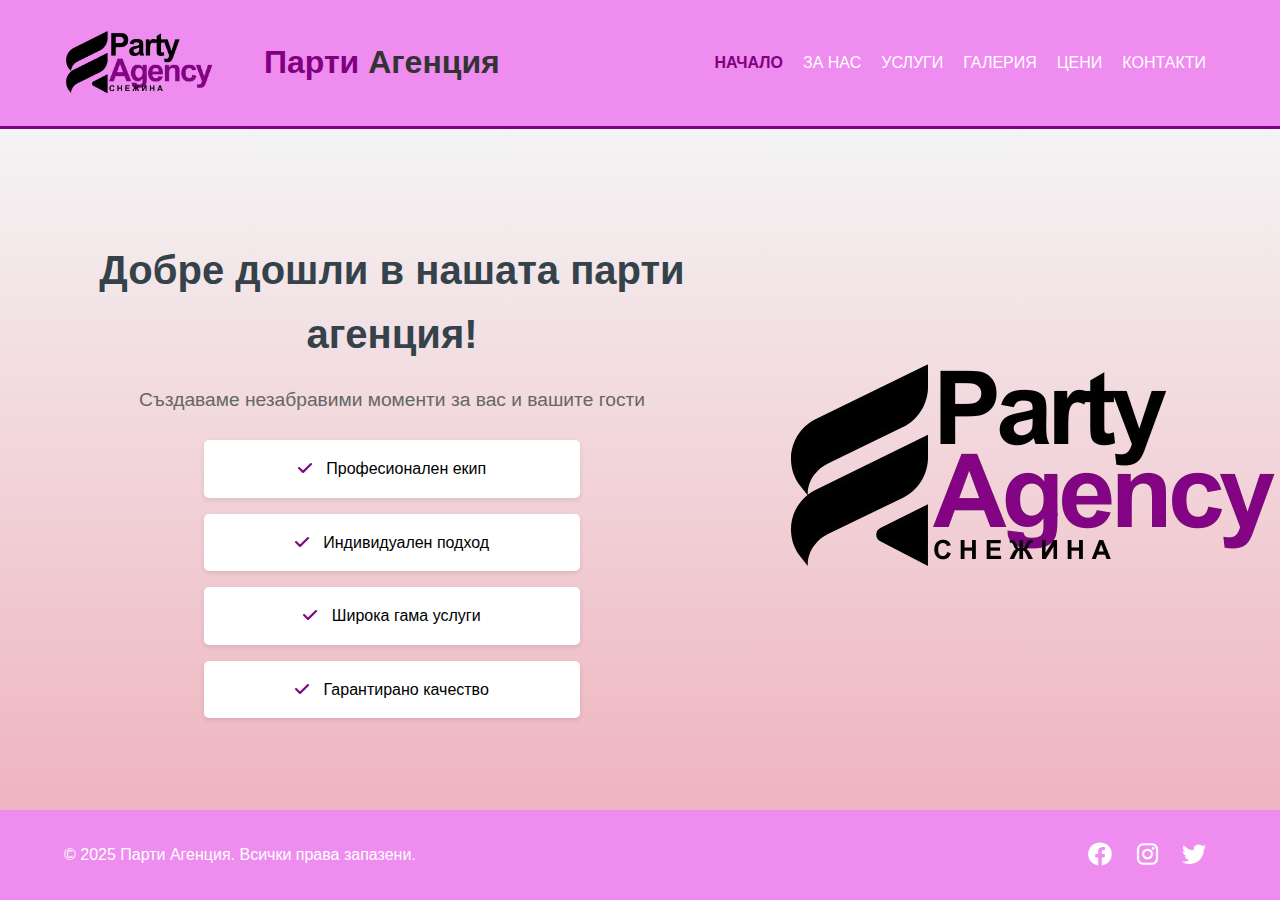
<file: index.html>
<!DOCTYPE html>
<html lang="bg">

<head>
    <meta charset="UTF-8">
    <meta name="viewport" content="width=device-width, initial-scale=1.0">
    <title>Парти Агенция - Вашето незабравимо събитие</title>
    <link rel="stylesheet" href="styles.css">
    <link rel="stylesheet" href="https://cdnjs.cloudflare.com/ajax/libs/font-awesome/6.0.0-beta3/css/all.min.css">
</head>

<body>
    <header>
        <div class="container">
            <div id="branding">
                <img src="images/party-agency.png" alt="">
                <h1><span class="highlight">Парти</span> Агенция</h1>
            </div>
            <nav>
                <ul>
                    <li class="current"><a href="#home">Начало</a></li>
                    <li><a href="./about.html">За нас</a></li>
                    <li><a href="./services.html">Услуги</a></li>
                    <li><a href="./gallery.html">Галерия</a></li>
                    <li><a href="./prices.html">Цени</a></li>
                    <li><a href="./contacts.html">Контакти</a></li>
                </ul>
            </nav>
        </div>
    </header>
    <main>
        <div class="wrapper">
            <section id="welcome">
                <div class="container">
                    <h2>Добре дошли в нашата парти агенция!</h2>
                    <p>Създаваме незабравими моменти за вас и вашите гости</p>
                    <ul class="advantages">
                        <li><i class="fas fa-check"></i> Професионален екип</li>
                        <li><i class="fas fa-check"></i> Индивидуален подход</li>
                        <li><i class="fas fa-check"></i> Широка гама услуги</li>
                        <li><i class="fas fa-check"></i> Гарантирано качество</li>
                    </ul>
                </div>
            </section>
            <section class="image">
                <img src="images/party-agency.png" alt="">
            </section>
        </div>
    </main>

    <footer>
        <div class="container">
            <p>&copy; 2025 Парти Агенция. Всички права запазени.</p>
            <div class="social-links">
                <a href="#" aria-label="Facebook"><i class="fab fa-facebook"></i></a>
                <a href="#" aria-label="Instagram"><i class="fab fa-instagram"></i></a>
                <a href="#" aria-label="Twitter"><i class="fab fa-twitter"></i></a>
            </div>
        </div>
    </footer>
</body>

</html>
</file>
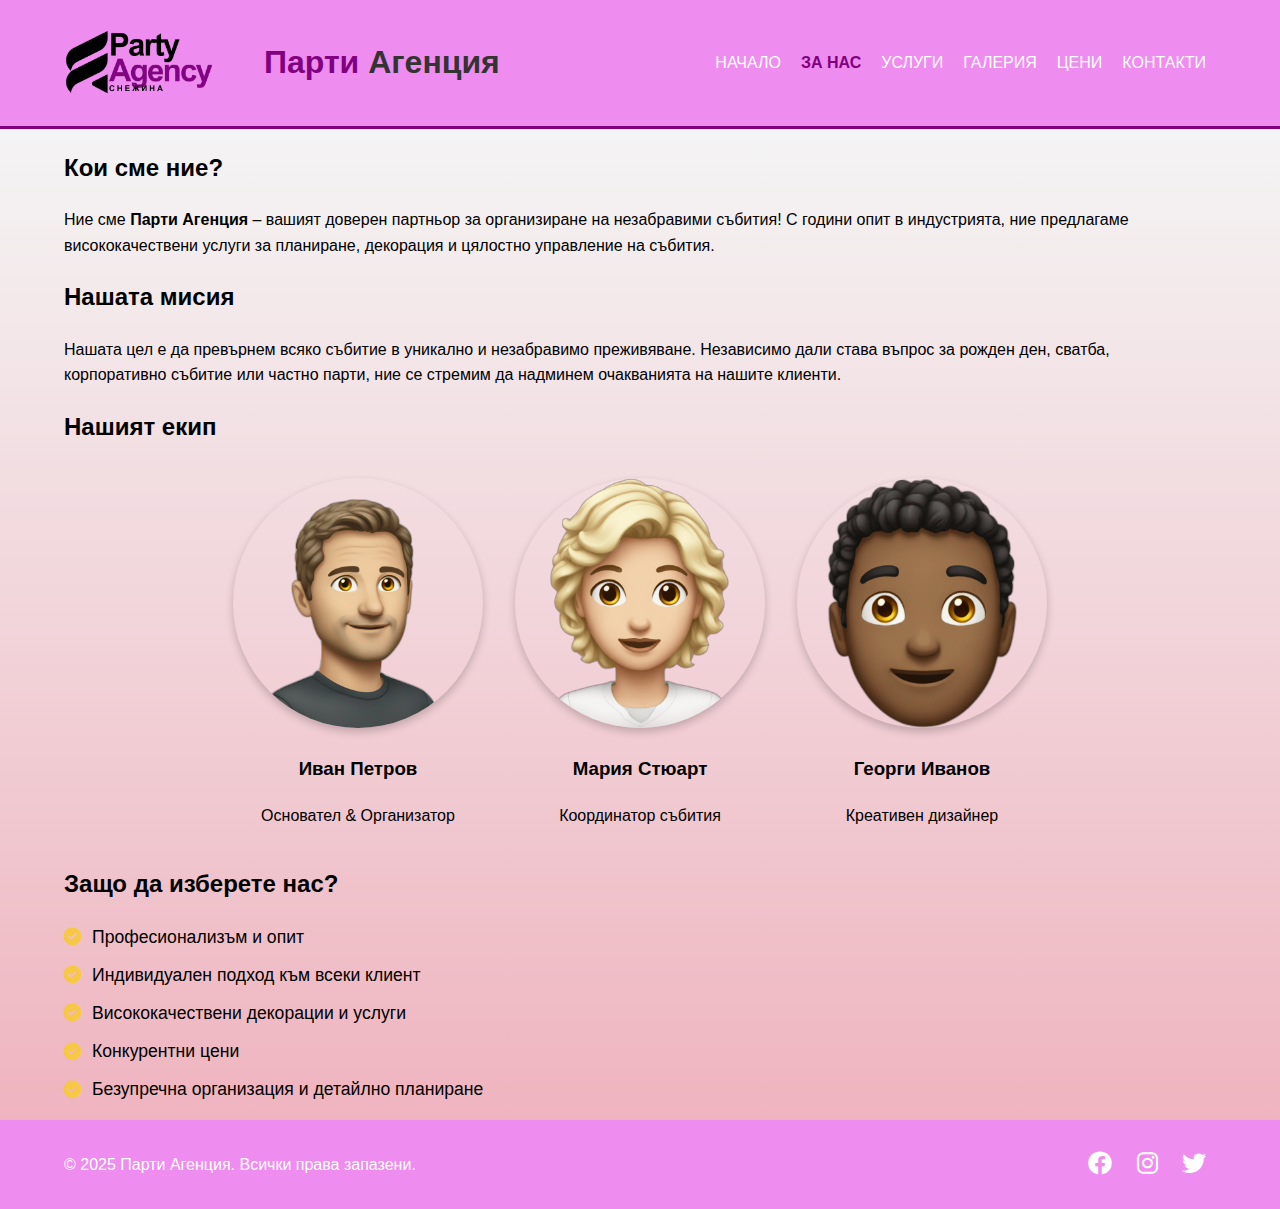
<file: about.html>
<!DOCTYPE html>
<html lang="bg">
<head>
    <meta charset="UTF-8">
    <meta name="viewport" content="width=device-width, initial-scale=1.0">
    <title>За нас - Парти Агенция</title>
    <link rel="stylesheet" href="styles.css">
    <link rel="stylesheet" href="https://cdnjs.cloudflare.com/ajax/libs/font-awesome/6.0.0-beta3/css/all.min.css">
</head>
<body>

    <header>
        <div class="container">
            <div id="branding">
                <img src="images/party-agency.png" alt="">
                <h1><span class="highlight">Парти</span> Агенция</h1>
            </div>
            <nav>
                <ul>
                    <li><a href="index.html">Начало</a></li>
                    <li class="current"><a href="about.html">За нас</a></li>
                    <li><a href="services.html">Услуги</a></li>
                    <li><a href="./gallery.html">Галерия</a></li>
                    <li><a href="./prices.html">Цени</a></li>
                    <li><a href="contact.html">Контакти</a></li>
                </ul>
            </nav>
        </div>
    </header>

    <main>
        <div class="container">
            <section id="about">
                <h2>Кои сме ние?</h2>
                <p>Ние сме <strong>Парти Агенция</strong> – вашият доверен партньор за организиране на незабравими събития! С години опит в индустрията, ние предлагаме висококачествени услуги за планиране, декорация и цялостно управление на събития.</p>
            </section>

            <section id="our-mission">
                <h2>Нашата мисия</h2>
                <p>Нашата цел е да превърнем всяко събитие в уникално и незабравимо преживяване. Независимо дали става въпрос за рожден ден, сватба, корпоративно събитие или частно парти, ние се стремим да надминем очакванията на нашите клиенти.</p>
            </section>

            <section id="our-team">
                <h2>Нашият екип</h2>
                <div class="team-members">
                    <div class="team-member">
                        <img src="./images/ivan_petrov.png" alt="Член на екипа">
                        <h3>Иван Петров</h3>
                        <p>Основател & Организатор</p>
                    </div>
                    <div class="team-member">
                        <img src="./images/мария-стюарт.png" alt="Член на екипа">
                        <h3>Мария Стюарт</h3>
                        <p>Координатор събития</p>
                    </div>
                    <div class="team-member">
                        <img src="./images/горги.png" alt="Член на екипа">
                        <h3>Георги Иванов</h3>
                        <p>Креативен дизайнер</p>
                    </div>
                </div>
            </section>

            <section id="why-choose-us">
                <h2>Защо да изберете нас?</h2>
                <ul>
                    <li><i class="fas fa-check-circle"></i> Професионализъм и опит</li>
                    <li><i class="fas fa-check-circle"></i> Индивидуален подход към всеки клиент</li>
                    <li><i class="fas fa-check-circle"></i> Висококачествени декорации и услуги</li>
                    <li><i class="fas fa-check-circle"></i> Конкурентни цени</li>
                    <li><i class="fas fa-check-circle"></i> Безупречна организация и детайлно планиране</li>
                </ul>
            </section>
        </div>
    </main>

    <footer>
        <div class="container">
            <p>&copy; 2025 Парти Агенция. Всички права запазени.</p>
            <div class="social-links">
                <a href="#" aria-label="Facebook"><i class="fab fa-facebook"></i></a>
                <a href="#" aria-label="Instagram"><i class="fab fa-instagram"></i></a>
                <a href="#" aria-label="Twitter"><i class="fab fa-twitter"></i></a>
            </div>
        </div>
    </footer>

</body>
</html>
</file>
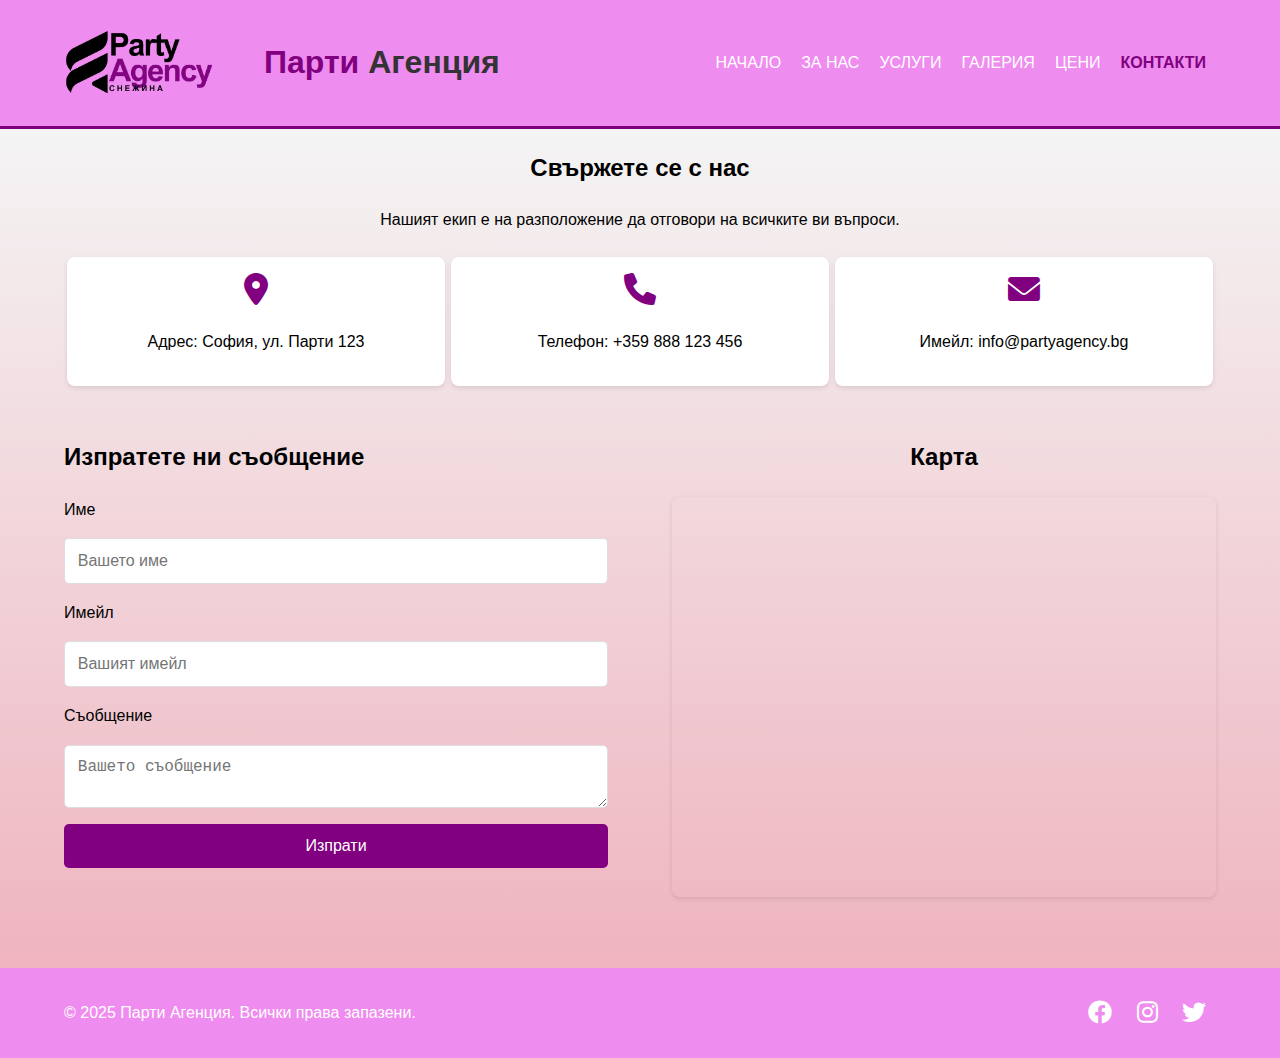
<file: contacts.html>
<!DOCTYPE html>
<html lang="bg">

<head>
    <meta charset="UTF-8">
    <meta name="viewport" content="width=device-width, initial-scale=1.0">
    <title>Контакти - Парти Агенция</title>
    <link rel="stylesheet" href="styles.css">
    <link rel="stylesheet" href="https://cdnjs.cloudflare.com/ajax/libs/font-awesome/6.0.0-beta3/css/all.min.css">
</head>

<body>
    <header>
        <div class="container">
            <div id="branding">
                <img src="images/party-agency.png" alt="">
                <h1><span class="highlight">Парти</span> Агенция</h1>
            </div>
            <nav>
                <ul>
                    <li><a href="./index.html">Начало</a></li>
                    <li><a href="./about.html">За нас</a></li>
                    <li><a href="./services.html">Услуги</a></li>
                    <li><a href="./gallery.html">Галерия</a></li>
                    <li><a href="./prices.html">Цени</a></li>
                    <li class="current"><a href="#contact">Контакти</a></li>
                </ul>
            </nav>
        </div>
    </header>
    <main>
        <div class="container">
            <section id="contact-info">
                <h2>Свържете се с нас</h2>
                <p>Нашият екип е на разположение да отговори на всичките ви въпроси.</p>
                <div class="contact-details">
                    <div>
                        <i class="fas fa-map-marker-alt"></i>
                        <p>Адрес: София, ул. Парти 123</p>
                    </div>
                    <div>
                        <i class="fas fa-phone"></i>
                        <p>Телефон: +359 888 123 456</p>
                    </div>
                    <div>
                        <i class="fas fa-envelope"></i>
                        <p>Имейл: info@partyagency.bg</p>
                    </div>
                </div>
            </section>


            <div class="contact-container">
                <section id="contact-form">
                    <h2>Изпратете ни съобщение</h2>
                    <form action="#" method="post">
                        <label for="name">Име</label>
                        <input type="text" id="name" name="name" placeholder="Вашето име" required>

                        <label for="email">Имейл</label>
                        <input type="email" id="email" name="email" placeholder="Вашият имейл" required>

                        <label for="message">Съобщение</label>
                        <textarea id="message" name="message" placeholder="Вашето съобщение" required></textarea>

                        <button type="submit">Изпрати</button>
                    </form>
                </section>

                <section id="map">
                    <h2>Карта</h2>
                    <iframe
                        src="https://www.google.com/maps/embed?pb=!1m18!1m12!1m3!1d233667.82239145994!2d23.22748768085373!3d42.69833426649242!2m3!1f0!2f0!3f0!3m2!1i1024!2i768!4f13.1!3m3!1m2!1s0x40aa8fb19d72fd9b%3A0x400a01269bfba20!2z0JrQvtGA0LjQutCw!5e0!3m2!1sbg!2sbg!4v1615896814084!5m2!1sbg!2sbg"
                        width="100%" height="400" style="border:0;" allowfullscreen="" loading="lazy"></iframe>
                </section>
            </div>
        </div>
    </main>
    <footer>
        <div class="container">
            <p>&copy; 2025 Парти Агенция. Всички права запазени.</p>
            <div class="social-links">
                <a href="#" aria-label="Facebook"><i class="fab fa-facebook"></i></a>
                <a href="#" aria-label="Instagram"><i class="fab fa-instagram"></i></a>
                <a href="#" aria-label="Twitter"><i class="fab fa-twitter"></i></a>
            </div>
        </div>
    </footer>
</body>

</html>
</file>
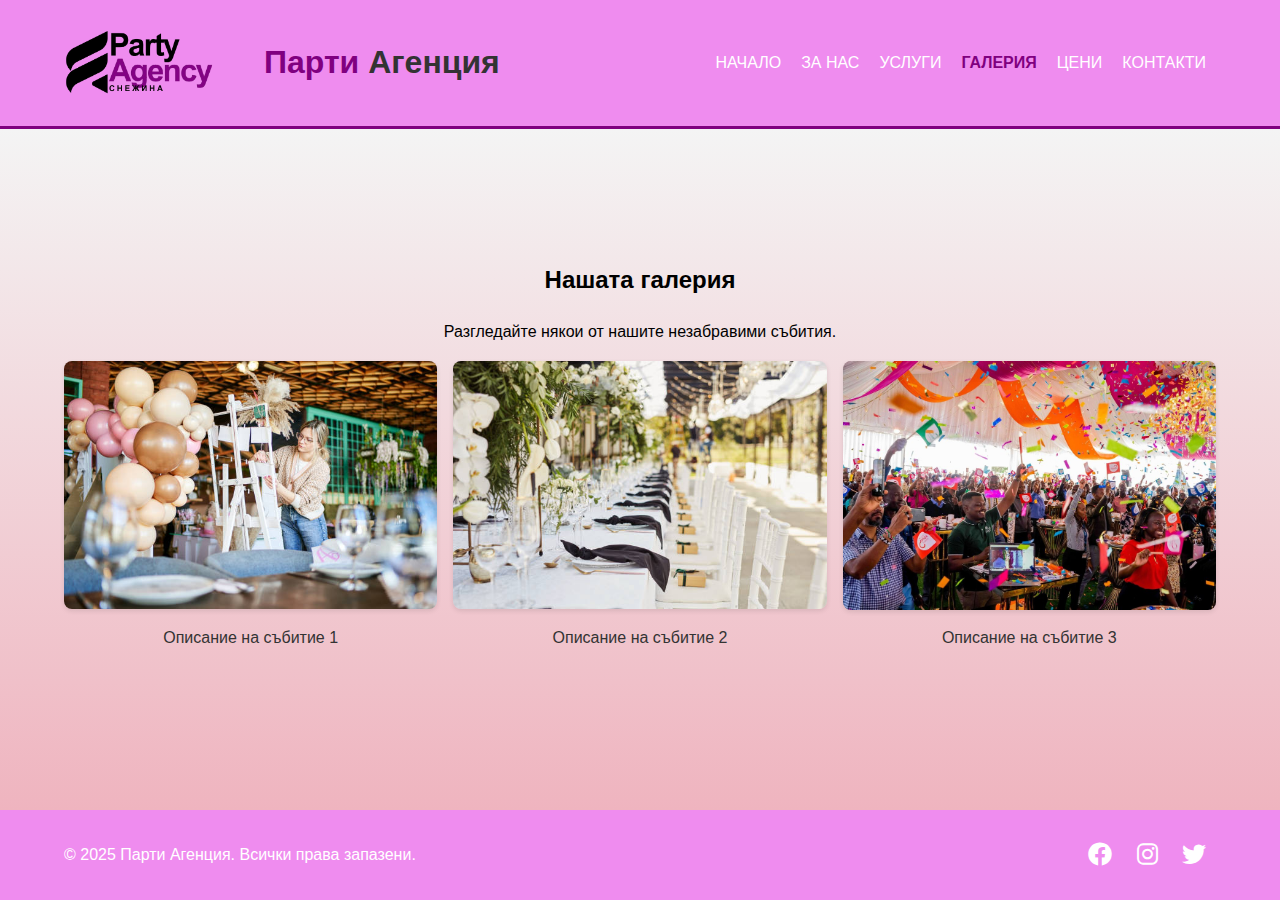
<file: gallery.html>
<!DOCTYPE html>
<html lang="bg">

<head>
    <meta charset="UTF-8">
    <meta name="viewport" content="width=device-width, initial-scale=1.0">
    <title>Галерия - Парти Агенция</title>
    <link rel="stylesheet" href="styles.css">
    <link rel="stylesheet" href="https://cdnjs.cloudflare.com/ajax/libs/font-awesome/6.0.0-beta3/css/all.min.css">
</head>

<body>
    <header>
        <div class="container">
            <div id="branding">
                <img src="images/party-agency.png" alt="">
                <h1><span class="highlight">Парти</span> Агенция</h1>
            </div>
            <nav>
                <ul>
                    <li><a href="./index.html">Начало</a></li>
                    <li><a href="./about.html">За нас</a></li>
                    <li><a href="./services.html">Услуги</a></li>
                    <li class="current"><a href="#gallery">Галерия</a></li>
                    <li><a href="./prices.html">Цени</a></li>
                    <li><a href="./contacts.html">Контакти</a></li>
                </ul>
            </nav>
        </div>
    </header>
    <main>
        <div class="container">
            <section id="gallery">
                <h2>Нашата галерия</h2>
                <p>Разгледайте някои от нашите незабравими събития.</p>
                <div class="gallery-grid">
                    <!-- Примерни изображения -->
                    <div class="gallery-item">
                        <img src="images/event1.jpg" alt="Събитие 1">
                        <p>Описание на събитие 1</p>
                    </div>
                    <div class="gallery-item">
                        <img src="images/event2.jpg" alt="Събитие 2">
                        <p>Описание на събитие 2</p>
                    </div>
                    <div class="gallery-item">
                        <img src="images/event3.jpg" alt="Събитие 3">
                        <p>Описание на събитие 3</p>
                    </div>
                    <!-- Добавете още изображения по същия начин -->
                </div>
            </section>
        </div>
    </main>
    <footer>
        <div class="container">
            <p>&copy; 2025 Парти Агенция. Всички права запазени.</p>
            <div class="social-links">
                <a href="#" aria-label="Facebook"><i class="fab fa-facebook"></i></a>
                <a href="#" aria-label="Instagram"><i class="fab fa-instagram"></i></a>
                <a href="#" aria-label="Twitter"><i class="fab fa-twitter"></i></a>
            </div>
        </div>
    </footer>
</body>

</html>
</file>
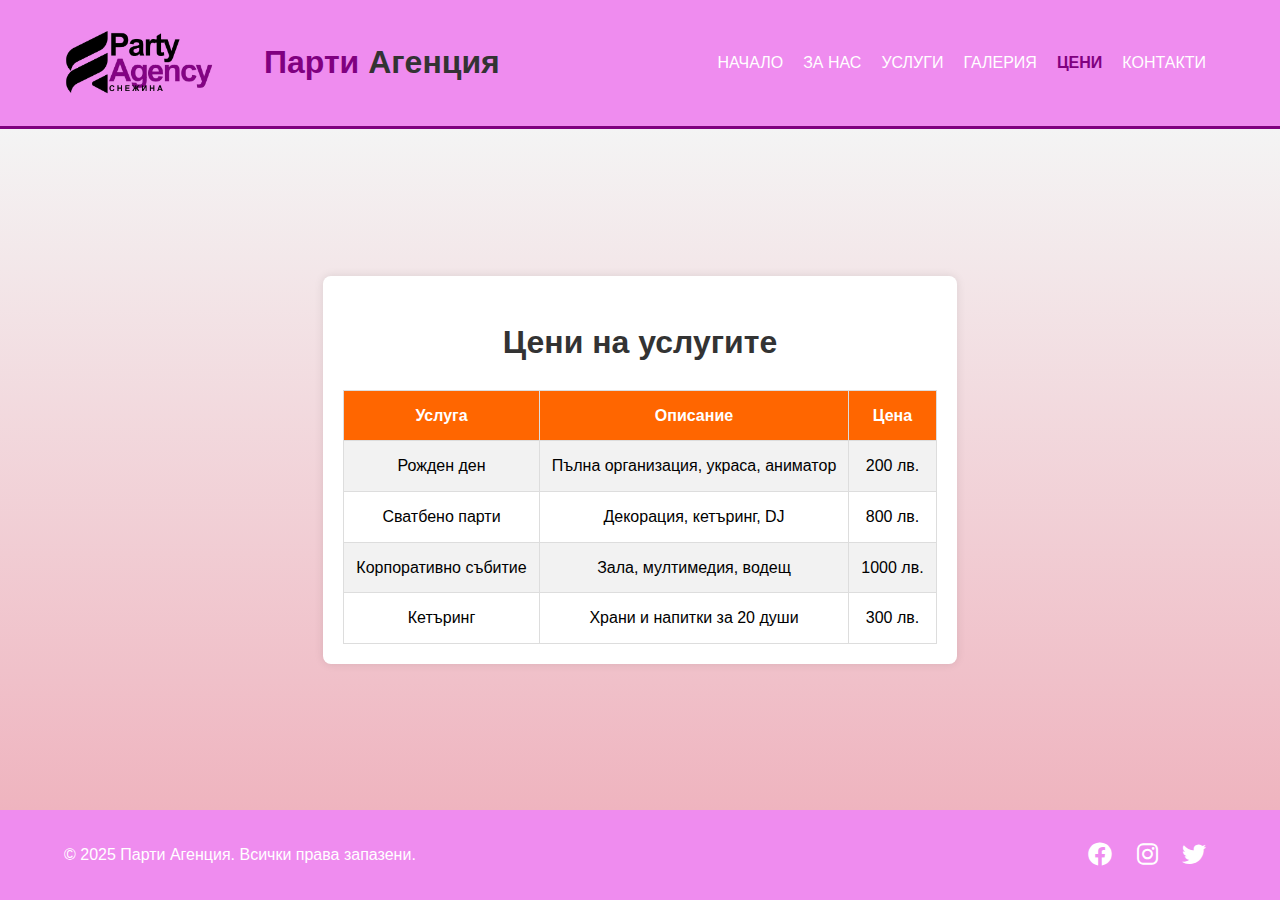
<file: prices.html>
<!DOCTYPE html>
<html lang="bg">

<head>
    <meta charset="UTF-8">
    <meta name="viewport" content="width=device-width, initial-scale=1.0">
    <title>Услуги - Парти Агенция</title>
    <link rel="stylesheet" href="styles.css">
    <link rel="stylesheet" href="https://cdnjs.cloudflare.com/ajax/libs/font-awesome/6.0.0-beta3/css/all.min.css">
</head>

<body>
    <header>
        <div class="container">
            <div id="branding">
                <img src="images/party-agency.png" alt="">
                <h1><span class="highlight">Парти</span> Агенция</h1>
            </div>
            <nav>
                <ul>
                    <li><a href="./index.html">Начало</a></li>
                    <li><a href="./about.html">За нас</a></li>
                    <li><a href="./services.html">Услуги</a></li>
                    <li><a href="./gallery.html">Галерия</a></li>
                    <li class="current"><a href="#prices">Цени</a></li>
                    <li><a href="./contacts.html">Контакти</a></li>
                </ul>
            </nav>
        </div>
    </header>
    <main>
        <div class="container-prices">
            <h1>Цени на услугите</h1>
            <table class="pricing-table">
                <tr>
                    <th>Услуга</th>
                    <th>Описание</th>
                    <th>Цена</th>
                </tr>
                <tr>
                    <td>Рожден ден</td>
                    <td>Пълна организация, украса, аниматор</td>
                    <td>200 лв.</td>
                </tr>
                <tr>
                    <td>Сватбено парти</td>
                    <td>Декорация, кетъринг, DJ</td>
                    <td>800 лв.</td>
                </tr>
                <tr>
                    <td>Корпоративно събитие</td>
                    <td>Зала, мултимедия, водещ</td>
                    <td>1000 лв.</td>
                </tr>
                <tr>
                    <td>Кетъринг</td>
                    <td>Храни и напитки за 20 души</td>
                    <td>300 лв.</td>
                </tr>
            </table>
        </div>
    </main>
    <footer>
        <div class="container">
            <p>&copy; 2025 Парти Агенция. Всички права запазени.</p>
            <div class="social-links">
                <a href="#" aria-label="Facebook"><i class="fab fa-facebook"></i></a>
                <a href="#" aria-label="Instagram"><i class="fab fa-instagram"></i></a>
                <a href="#" aria-label="Twitter"><i class="fab fa-twitter"></i></a>
            </div>
        </div>
    </footer>
</body>

</html>
</file>
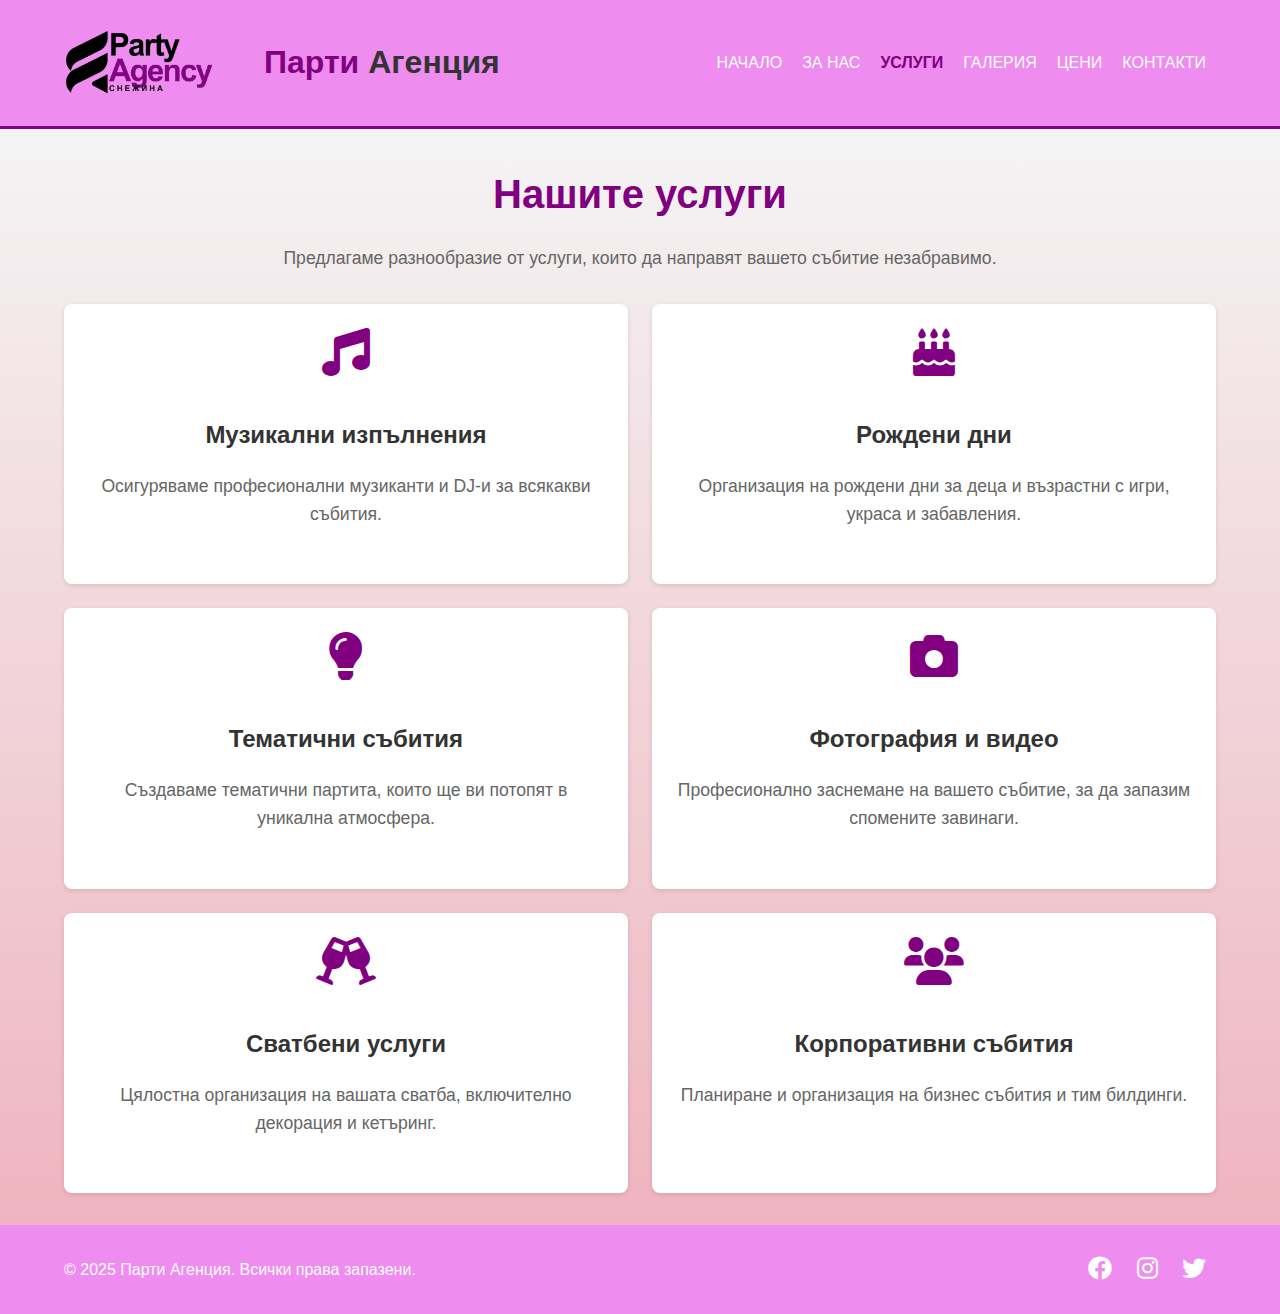
<file: services.html>
<!DOCTYPE html>
<html lang="bg">

<head>
    <meta charset="UTF-8">
    <meta name="viewport" content="width=device-width, initial-scale=1.0">
    <title>Услуги - Парти Агенция</title>
    <link rel="stylesheet" href="styles.css">
    <link rel="stylesheet" href="https://cdnjs.cloudflare.com/ajax/libs/font-awesome/6.0.0-beta3/css/all.min.css">
</head>

<body>
    <header>
        <div class="container">
            <div id="branding">
                <img src="images/party-agency.png" alt="">
                <h1><span class="highlight">Парти</span> Агенция</h1>
            </div>
            <nav>
                <ul>
                    <li><a href="./index.html">Начало</a></li>
                    <li><a href="./about.html">За нас</a></li>
                    <li class="current"><a href="#services">Услуги</a></li>
                    <li><a href="./gallery.html">Галерия</a></li>
                    <li><a href="./prices.html">Цени</a></li>
                    <li><a href="./contacts.html">Контакти</a></li>
                </ul>
            </nav>
        </div>
    </header>
    <main>
        <div class="container">
            <section id="services">
                <h2>Нашите услуги</h2>
                <p>Предлагаме разнообразие от услуги, които да направят вашето събитие незабравимо.</p>
                <div class="services-list">
                    <div class="service">
                        <i class="fas fa-music"></i>
                        <h3>Музикални изпълнения</h3>
                        <p>Осигуряваме професионални музиканти и DJ-и за всякакви събития.</p>
                    </div>
                    <div class="service">
                        <i class="fas fa-birthday-cake"></i>
                        <h3>Рождени дни</h3>
                        <p>Организация на рождени дни за деца и възрастни с игри, украса и забавления.</p>
                    </div>
                    <div class="service">
                        <i class="fas fa-lightbulb"></i>
                        <h3>Тематични събития</h3>
                        <p>Създаваме тематични партита, които ще ви потопят в уникална атмосфера.</p>
                    </div>
                    <div class="service">
                        <i class="fas fa-camera"></i>
                        <h3>Фотография и видео</h3>
                        <p>Професионално заснемане на вашето събитие, за да запазим спомените завинаги.</p>
                    </div>
                    <div class="service">
                        <i class="fas fa-glass-cheers"></i>
                        <h3>Сватбени услуги</h3>
                        <p>Цялостна организация на вашата сватба, включително декорация и кетъринг.</p>
                    </div>
                    <div class="service">
                        <i class="fas fa-users"></i>
                        <h3>Корпоративни събития</h3>
                        <p>Планиране и организация на бизнес събития и тим билдинги.</p>
                    </div>
                </div>
            </section>
        </div>
    </main>
    <footer>
        <div class="container">
            <p>&copy; 2025 Парти Агенция. Всички права запазени.</p>
            <div class="social-links">
                <a href="#" aria-label="Facebook"><i class="fab fa-facebook"></i></a>
                <a href="#" aria-label="Instagram"><i class="fab fa-instagram"></i></a>
                <a href="#" aria-label="Twitter"><i class="fab fa-twitter"></i></a>
            </div>
        </div>
    </footer>
</body>

</html>
</file>
<file: styles.css>
@import url('./styles/nav.css');
@import url('./styles/main.css');
@import url('./styles/contacts.css');
@import url('./styles/about.css');
@import url('./styles/services.css');
@import url('./styles/about.css');
@import url('./styles/gallery.css');
@import url('./styles/prices.css');
@import url('./styles/footer.css');

:root {
    --main-bg: rgba(232, 88, 232, 0.692);
    --secondary-bg: purple;
}

body {
    font-family: Arial, sans-serif;
    margin: 0;
    padding: 0;
    line-height: 1.6;
    display: flex;
    flex-direction: column;
    min-height: 100vh;
    min-width: 100vw;
}

main {
    flex: 1;
    display: flex;
    align-items: center;
    background: linear-gradient(to bottom, #f4f4f4, #efb4bf);
}
</file>
